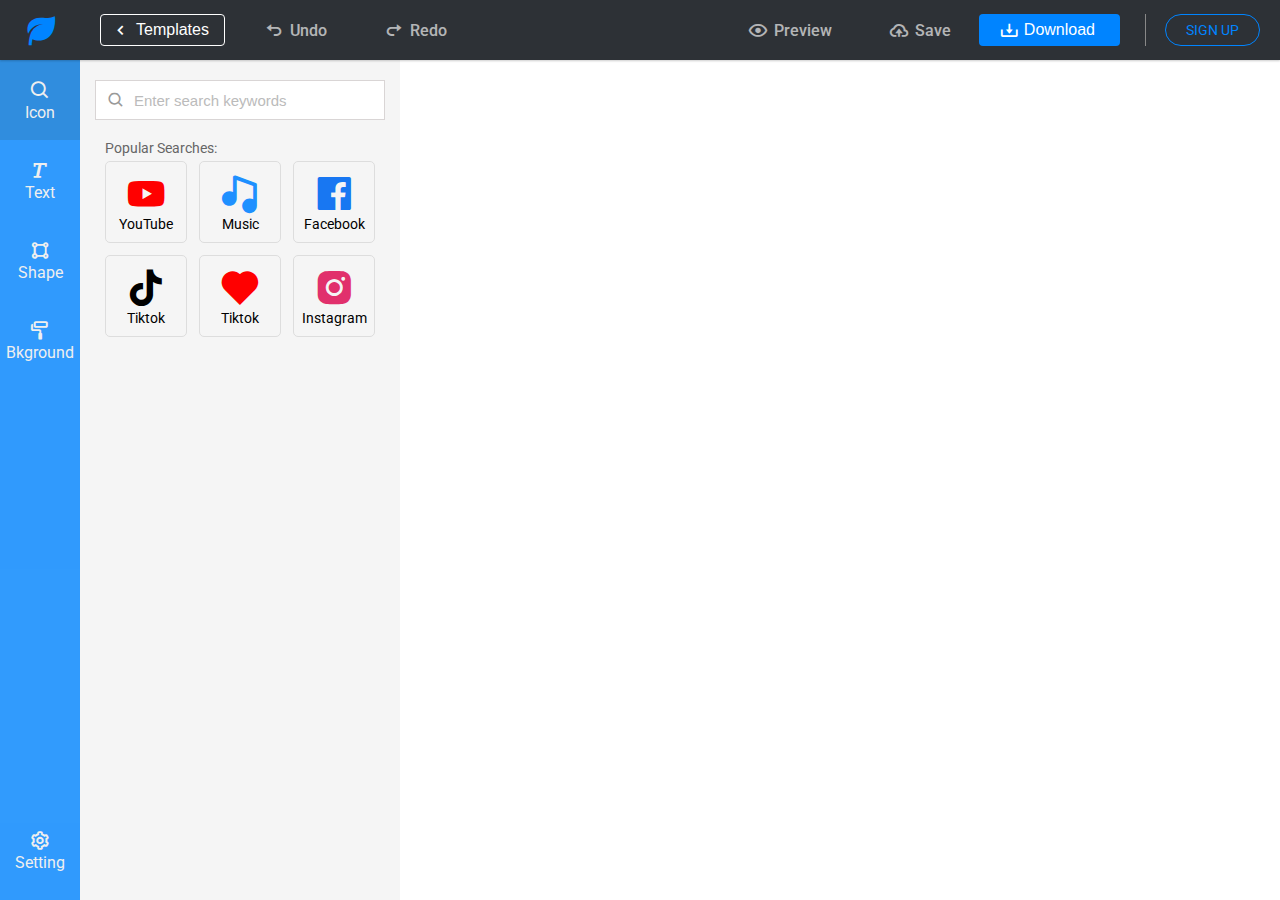
<file: customize.html>
<!DOCTYPE html>
<html lang="en">
  <head>
    <meta charset="UTF-8" />
    <meta name="viewport" content="width=device-width, initial-scale=1.0" />
    <title>Customize</title>
    <link
      href="https://unpkg.com/boxicons@2.1.4/css/boxicons.min.css"
      rel="stylesheet"
    />
    <link rel="stylesheet" href="./css/base.css" />
    <link rel="stylesheet" href="./css/customize.css" />
  </head>
  <body>
    <header class="page-header">
      <nav class="header__nav">
        <div class="header__nav-left">
          <div class="header__logo">
            <a href="index.html">
              <i class="bx bxs-leaf"></i>
            </a>
          </div>
          <div class="header__menu">
            <button class="btn-header-border">
              <i class="bx bx-chevron-left"></i>
              <span>Templates</span>
            </button>
            <div class="header__menu-btn">
              <button class="btn-header-full">
                <i class="bx bx-undo"></i>
                <span>Undo</span>
              </button>
              <button class="btn-header-full">
                <i class="bx bx-redo"></i>
                <span>Redo</span>
              </button>
            </div>
          </div>
        </div>
        <div class="header__nav-right">
          <div class="header__menu-btn">
            <button class="btn-header-full">
              <i class="bx bx-show"></i>
              <span>Preview</span>
            </button>
            <button class="btn-header-full">
              <i class="bx bx-cloud-upload"></i>
              <span>Save</span>
            </button>
          </div>
          <button class="btn-header-border btn-download">
            <i class="bx bx-download"></i>
            <span>Download</span>
          </button>
          <div class="header__sign-up">
            <div class="vertical-center">
              <a href="login.html" class="btn-sign-up">Sign Up</a>
            </div>
          </div>
        </div>
      </nav>
    </header>

    <aside class="sidebar">
      <div class="sidebar__menu">
        <div class="sidebar__menu-top">
          <li class="sidebar__menu-item active">
            <i class="bx bx-search"></i>
            <span>Icon</span>
          </li>
          <li class="sidebar__menu-item">
            <i class="bx bx-text"></i>
            <span>Text</span>
          </li>
          <li class="sidebar__menu-item">
            <i class="bx bx-shape-square"></i>
            <span>Shape</span>
          </li>
          <li class="sidebar__menu-item">
            <i class="bx bx-paint-roll"></i>
            <span>Bkground</span>
          </li>
        </div>
        <div class="sidebar__menu-bottom">
          <li class="sidebar__menu-item">
            <i class="bx bx-cog"></i>
            <span>Setting</span>
          </li>
        </div>
      </div>
      <div class="sidebar__container">
        <div class="sidebar__container-item active">
          <div class="sidebar__search">
            <div class="sidebar__search-input">
              <button class="btn-search"><i class="bx bx-search"></i></button>
              <input
                type="text"
                class="search-form"
                placeholder="Enter search keywords"
              />
              <button class="btn-clear"><i class="bx bx-x"></i></button>
            </div>
          </div>

          <div class="sidebar__title">
            <span>Popular Searches:</span>
          </div>
          <div class="sidebar__scrollable">
            <div class="sidebar__content">
              <ul class="content-list">
                <li class="content-item icon">
                  <i class="bx bxl-youtube" style="color: #ff0000"></i>
                  <span>YouTube</span>
                </li>
                <li class="content-item icon">
                  <i class="bx bxs-music" style="color: #1e90ff"></i>
                  <span>Music</span>
                </li>
                <li class="content-item icon">
                  <i class="bx bxl-facebook-square" style="color: #1877f2"></i>
                  <span>Facebook</span>
                </li>
                <li class="content-item icon">
                  <i class="bx bxl-tiktok" style="color: #000"></i>
                  <span>Tiktok</span>
                </li>
                <li class="content-item icon">
                  <i class="bx bxs-heart" style="color: #ff0000"></i>
                  <span>Tiktok</span>
                </li>
                <li class="content-item icon">
                  <i class="bx bxl-instagram-alt" style="color: #e1306c"></i>
                  <span>Instagram</span>
                </li>
              </ul>
            </div>
          </div>
        </div>

        <div class="sidebar__container-item">
          <div class="sidebar__addText">
            <div class="sidebar__name">Add Logo Name</div>
            <div class="sidebar__slogan">Add Slogan</div>
          </div>
          <div class="sidebar__addFont">
            <div class="font-select">
              <span>Select a Font:</span>
              <i class="bx bx-chevron-down"></i>
            </div>
            <div class="font-content">
              <div class="sidebar__search">
                <div class="sidebar__search-input">
                  <button class="btn-search">
                    <i class="bx bx-search"></i>
                  </button>
                  <input
                    type="text"
                    class="search-form"
                    placeholder="Enter search keywords"
                  />
                  <button class="btn-clear"><i class="bx bx-x"></i></button>
                </div>
              </div>

              <ul class="font-options"></ul>
            </div>
          </div>
        </div>

        <div class="sidebar__container-item">
          <div class="sidebar__search">
            <div class="sidebar__search-input">
              <button class="btn-search"><i class="bx bx-search"></i></button>
              <input
                type="text"
                class="search-form"
                placeholder="Enter search keywords"
              />
              <button class="btn-clear"><i class="bx bx-x"></i></button>
            </div>
          </div>

          <div class="sidebar__title">
            <span>Popular Shape:</span>
          </div>
          <div class="sidebar__scrollable">
            <div class="sidebar__content">
              <ul class="content-list">
                <li class="content-item shape">
                  <i class="bx bxs-rectangle"></i>
                </li>
                <li class="content-item shape">
                  <i class="bx bxs-square"></i>
                </li>
                <li class="content-item shape">
                  <i class="bx bxs-circle"></i>
                </li>
                <li class="content-item shape">
                  <i class="bx bxs-shield"></i>
                </li>
                <li class="content-item shape">
                  <i class="bx bxs-polygon"></i>
                </li>
                <li class="content-item shape">
                  <i class="bx bxs-circle-half"></i>
                </li>
                <li class="content-item shape">
                  <i class="bx bxs-certification"></i>
                </li>
              </ul>
            </div>
          </div>
        </div>

        <div class="sidebar__container-item">
          <div class="background-transparent">
            <input type="checkbox" id="check" />
            <label for="check">Transparent background</label>
          </div>
          <div class="background-picker">
            <span>Document Colors</span>
            <div class="color-content">
              <div class="color-picker">
                <input type="color" id="color-input" class="color-input" />
                <label for="color-input" class="color-label">
                  <i class="bx bx-plus"></i>
                </label>
              </div>
              <div class="color-picker fixed-color white"></div>
              <div class="color-picker fixed-color black"></div>
            </div>
          </div>

          <div class="background-picker">
            <span>Solid Colors</span>
            <div class="color-content">
              <div
                class="color-picker fixed-color"
                style="background-color: #ff0000"
              ></div>
              <div
                class="color-picker fixed-color"
                style="background-color: #00ff00"
              ></div>
              <div
                class="color-picker fixed-color"
                style="background-color: #0000ff"
              ></div>
              <div
                class="color-picker fixed-color"
                style="background-color: #ffff00"
              ></div>
              <div
                class="color-picker fixed-color"
                style="background-color: #ff00ff"
              ></div>
              <div
                class="color-picker fixed-color"
                style="background-color: #00ffff"
              ></div>
              <div
                class="color-picker fixed-color"
                style="background-color: #800000"
              ></div>
              <div
                class="color-picker fixed-color"
                style="background-color: #008000"
              ></div>
              <div
                class="color-picker fixed-color"
                style="background-color: #000080"
              ></div>
              <div
                class="color-picker fixed-color"
                style="background-color: #808080"
              ></div>
            </div>
          </div>

          <div class="background-picker">
            <span>Gradient Colors</span>
            <div class="color-content">
              <div
                class="color-picker fixed-color"
                style="
                  background: linear-gradient(
                    to right,
                    rgba(255, 0, 0, 1),
                    rgba(255, 0, 0, 0)
                  );
                "
              ></div>
              <div
                class="color-picker fixed-color"
                style="
                  background: linear-gradient(
                    to right,
                    rgba(255, 0, 0, 1),
                    rgba(255, 0, 0, 0.5)
                  );
                "
              ></div>
              <div
                class="color-picker fixed-color"
                style="
                  background: linear-gradient(
                    to right,
                    rgba(255, 0, 0, 1),
                    rgba(255, 0, 0, 0.2)
                  );
                "
              ></div>
              <div
                class="color-picker fixed-color"
                style="
                  background: linear-gradient(
                    to right,
                    rgba(0, 255, 0, 1),
                    rgba(0, 255, 0, 0)
                  );
                "
              ></div>
              <div
                class="color-picker fixed-color"
                style="
                  background: linear-gradient(
                    to right,
                    rgba(0, 255, 0, 1),
                    rgba(0, 255, 0, 0.5)
                  );
                "
              ></div>
              <div
                class="color-picker fixed-color"
                style="
                  background: linear-gradient(
                    to right,
                    rgba(0, 0, 255, 1),
                    rgba(0, 0, 255, 0)
                  );
                "
              ></div>
              <div
                class="color-picker fixed-color"
                style="
                  background: linear-gradient(
                    to right,
                    rgba(0, 0, 255, 1),
                    rgba(0, 0, 255, 0.5)
                  );
                "
              ></div>
            </div>
          </div>
        </div>
      </div>
    </aside>

    <script src="./js/customize.js"></script>
  </body>
</html>
</file>
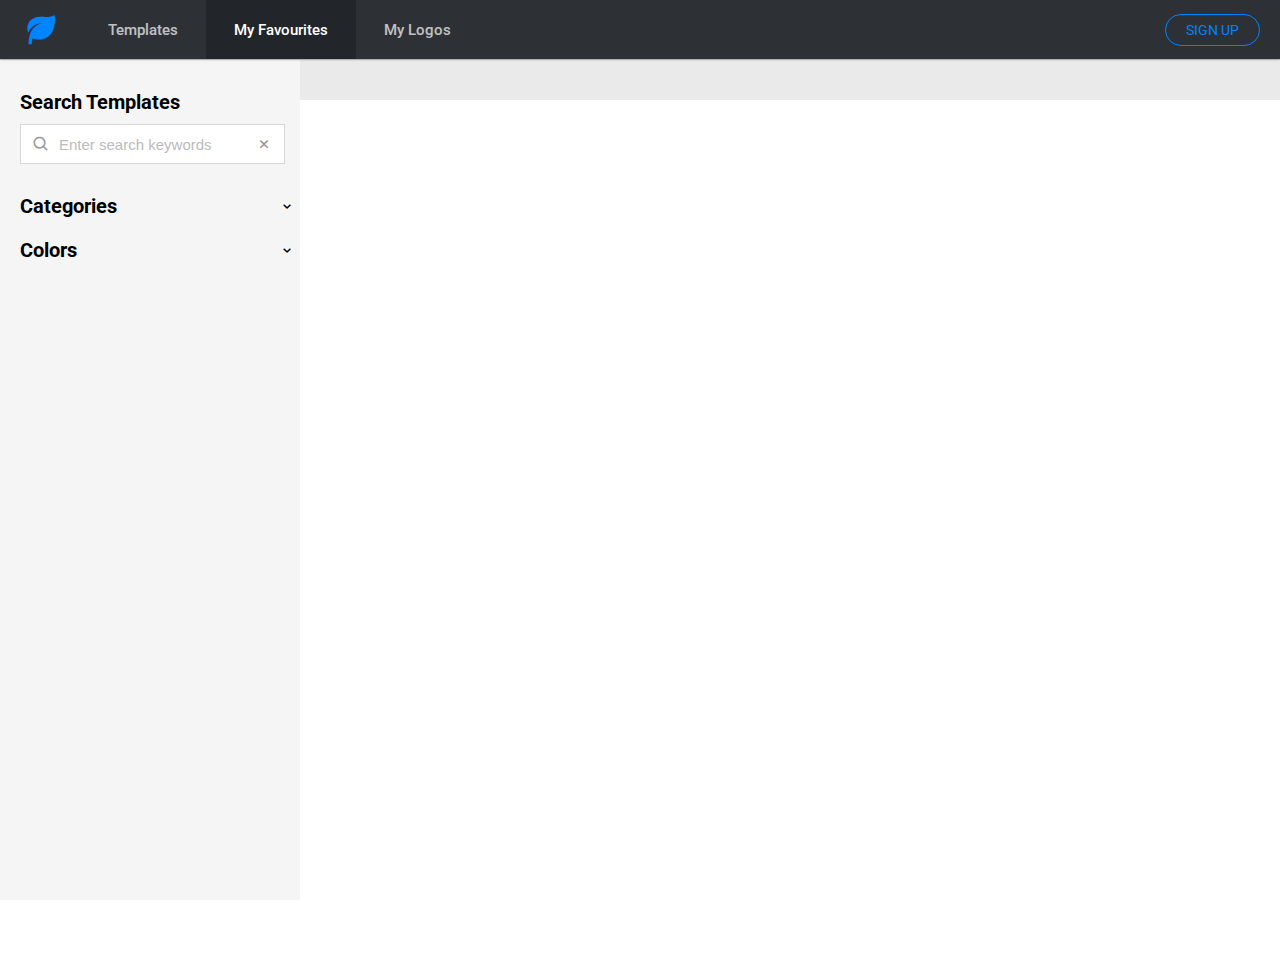
<file: favourite.html>
<!DOCTYPE html>
<html lang="en">
  <head>
    <meta charset="UTF-8" />
    <meta http-equiv="X-UA-Compatible" content="IE=edge" />
    <meta name="viewport" content="width=device-width, initial-scale=1.0" />
    <title>Logo Gallery</title>
    <link
      href="https://unpkg.com/boxicons@2.1.4/css/boxicons.min.css"
      rel="stylesheet"
    />
    <link rel="stylesheet" href="./css/base.css" />
    <link rel="stylesheet" href="./css/gallery.css" />
  </head>
  <body>
    <header class="page-header">
      <nav class="header__nav">
        <div class="header__nav-left">
          <div class="header__logo">
            <a href="index.html">
              <i class="bx bxs-leaf"></i>
            </a>
          </div>
          <div class="header__menu">
            <a href="gallery.html" class="btn-header-full">Templates</a>
            <a href="favourite.html" class="btn-header-full active"
              >My Favourites</a
            >
            <button class="btn-header-full">My Logos</button>
          </div>
        </div>
        <div class="header__sign-up">
          <div class="vertical-center">
            <a href="login.html" class="btn-sign-up">Sign Up</a>
          </div>
        </div>
      </nav>
    </header>

    <aside class="sidebar">
      <div class="sidebar__search">
        <span class="sidebar__title">Search Templates</span>
        <div class="sidebar__search-input">
          <button class="btn-search"><i class="bx bx-search"></i></button>
          <input
            type="text"
            class="search-form"
            placeholder="Enter search keywords"
          />
          <button class="btn-clear"><i class="bx bx-x"></i></button>
        </div>
      </div>

      <div class="sidebar__scrollable">
        <div class="sidebar__categories">
          <div class="sidebar__title-container">
            <span class="sidebar__title">Categories</span>
            <i class="bx bx-chevron-down"></i>
          </div>
          <div class="sidebar__categories-popular">
            <ul class="list">
              <li class="item active">
                <i class="bx bx-star" style="color: #ffd700"></i>Popular
              </li>
              <li class="item">
                <i class="bx bx-heart" style="color: #ff69b4"></i>My Favourites
              </li>
            </ul>
          </div>
          <div class="sidebar__categories-container">
            <ul class="list">
              <li class="item">
                <i class="bx bx-code-alt" style="color: #008b8b"></i>Web
                Development
              </li>
              <li class="item">
                <i class="bx bx-mobile" style="color: #ff8c00"></i>Mobile App
                Development
              </li>
              <li class="item">
                <i class="bx bx-paint" style="color: #a9a9a9"></i>Graphic Design
              </li>
              <li class="item">
                <i class="bx bx-video" style="color: #00ced1"></i>Video
                Production
              </li>
              <li class="item">
                <i class="bx bx-pencil" style="color: #ba55d3"></i>Copywriting
              </li>
              <li class="item">
                <i class="bx bx-line-chart" style="color: #ffa500"></i>Marketing
              </li>
            </ul>
          </div>
        </div>

        <div class="sidebar__colors">
          <div class="sidebar__title-container">
            <span class="sidebar__title">Colors</span>
            <i class="bx bx-chevron-down"></i>
          </div>
          <div class="sidebar__colors-container">
            <ul class="list">
              <li class="item active">
                <i class="bx bxs-circle" style="color: #ff0000"></i>Red
              </li>
              <li class="item">
                <i class="bx bxs-circle" style="color: #ffa500"></i>Orange
              </li>
              <li class="item">
                <i class="bx bxs-circle" style="color: #ffff00"></i>Yellow
              </li>
              <li class="item">
                <i class="bx bxs-circle" style="color: #00ff00"></i>Green
              </li>
              <li class="item">
                <i class="bx bxs-circle" style="color: #0000ff"></i>Blue
              </li>
              <li class="item">
                <i class="bx bxs-circle" style="color: #4b0082"></i>Indigo
              </li>
              <li class="item">
                <i class="bx bxs-circle" style="color: #ee82ee"></i>Violet
              </li>
            </ul>
          </div>
        </div>
      </div>
    </aside>

    <main class="templates"></main>

    <div class="similar-container">
      <div class="similar-overlay"></div>
      <div class="similar-content">
        <div class="similar-header">
          <h1>Similar Logos</h1>
          <div class="template-info">
            <span>100</span>
            <span class="category-selected">Popular</span>
            <span>Templates</span>
          </div>
        </div>

        <div class="similar__scrollable">
          <div class="similar logo-templates">
            <div class="logo-template">
              <img
                src="./images/templates/abstract-brown-crown.webp"
                alt="Logo Template 1"
              />
              <div class="template-overlay">
                <a href="customize.html" class="btn-customize">Customize</a>
                <div class="square-container">
                  <i class="bx bx-heart"></i>
                </div>
              </div>
            </div>
            <div class="logo-template">
              <img
                src="./images/templates/abstract-ship-and-water.webp"
                alt="Logo Template 2"
              />
              <div class="template-overlay">
                <a href="customize.html" class="btn-customize">Customize</a>
                <div class="square-container">
                  <i class="bx bx-heart"></i>
                </div>
              </div>
            </div>
            <div class="logo-template">
              <img
                src="./images/templates/abstract-yellow-bag-icon.webp"
                alt="Logo Template 3"
              />
              <div class="template-overlay">
                <a href="customize.html" class="btn-customize">Customize</a>
                <div class="square-container">
                  <i class="bx bx-heart"></i>
                </div>
              </div>
            </div>
            <div class="logo-template">
              <img
                src="./images/templates/circle-abstract-seahorse.webp"
                alt="Logo Template 4"
              />
              <div class="template-overlay">
                <a href="customize.html" class="btn-customize">Customize</a>
                <div class="square-container">
                  <i class="bx bx-heart"></i>
                </div>
              </div>
            </div>
            <div class="logo-template">
              <img
                src="./images/templates/gradient-bracket-and-developer.webp"
                alt="Logo Template 5"
              />
              <div class="template-overlay">
                <a href="customize.html" class="btn-customize">Customize</a>
                <div class="square-container">
                  <i class="bx bx-heart"></i>
                </div>
              </div>
            </div>
            <div class="logo-template">
              <img
                src="./images/templates/gray-and-red-letter-m.webp"
                alt="Logo Template 6"
              />
              <div class="template-overlay">
                <a href="customize.html" class="btn-customize">Customize</a>
                <div class="square-container">
                  <i class="bx bx-heart"></i>
                </div>
              </div>
            </div>
          </div>
        </div>

        <div class="close">
          <i class="bx bx-x"></i>
        </div>
      </div>
    </div>

    <div class="floating-container search">
      <div class="floating-btn">
        <i class="bx bx-search"></i>
      </div>
    </div>

    <script src="./js/gallery.js"></script>
  </body>
</html>
</file>
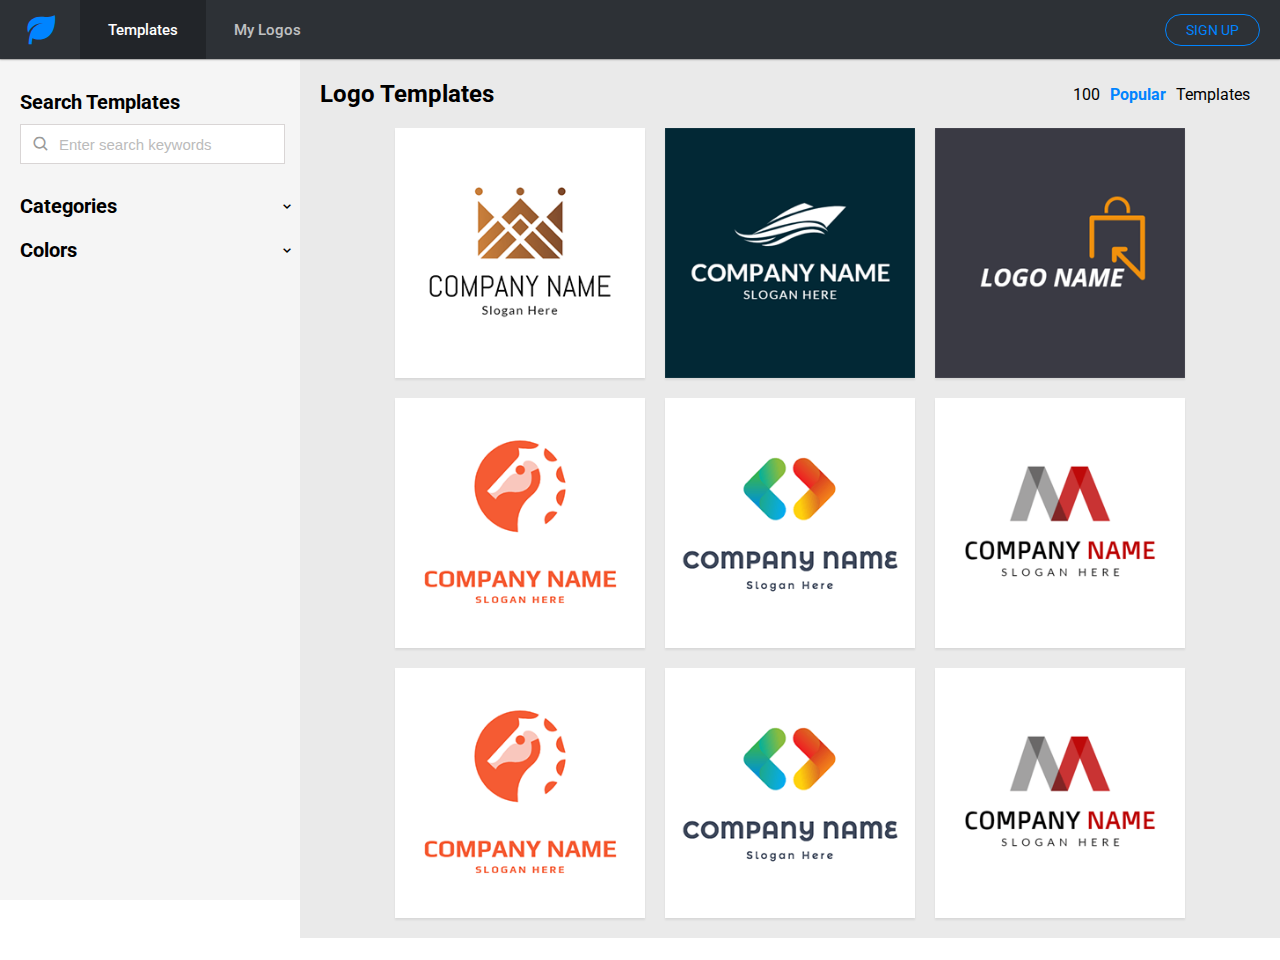
<file: gallery.html>
<!DOCTYPE html>
<html lang="en">
  <head>
    <meta charset="UTF-8" />
    <meta http-equiv="X-UA-Compatible" content="IE=edge" />
    <meta name="viewport" content="width=device-width, initial-scale=1.0" />
    <title>Logo Gallery</title>
    <link
      href="https://unpkg.com/boxicons@2.1.4/css/boxicons.min.css"
      rel="stylesheet"
    />
    <link rel="stylesheet" href="./css/base.css" />
    <link rel="stylesheet" href="./css/gallery.css" />
  </head>
  <body>
    <header class="page-header">
      <nav class="header__nav">
        <div class="header__nav-left">
          <div class="header__logo">
            <a href="index.html">
              <i class="bx bxs-leaf"></i>
            </a>
          </div>
          <div class="header__menu">
            <button class="btn-header-full active">Templates</button>
            <button class="btn-header-full">My Logos</button>
          </div>
        </div>
        <div class="header__sign-up">
          <div class="vertical-center">
            <a href="login.html" class="btn-sign-up">Sign Up</a>
          </div>
        </div>
      </nav>
    </header>

    <aside class="sidebar">
      <div class="sidebar__search">
        <span class="sidebar__title">Search Templates</span>
        <div class="sidebar__search-input">
          <button class="btn-search"><i class="bx bx-search"></i></button>
          <input
            type="text"
            class="search-form"
            placeholder="Enter search keywords"
          />
          <button class="btn-clear"><i class="bx bx-x"></i></button>
        </div>
      </div>

      <div class="sidebar__scrollable">
        <div class="sidebar__categories">
          <div class="sidebar__title-container">
            <span class="sidebar__title">Categories</span>
            <i class="bx bx-chevron-down"></i>
          </div>
          <div class="sidebar__categories-popular">
            <ul class="list">
              <li class="item active">
                <i class="bx bx-star" style="color: #ffd700"></i>Popular
              </li>
              <li class="item">
                <i class="bx bx-heart" style="color: #ff69b4"></i>My Favourites
              </li>
            </ul>
          </div>
          <div class="sidebar__categories-container">
            <ul class="list">
              <li class="item">
                <i class="bx bx-code-alt" style="color: #008b8b"></i>Web
                Development
              </li>
              <li class="item">
                <i class="bx bx-mobile" style="color: #ff8c00"></i>Mobile App
                Development
              </li>
              <li class="item">
                <i class="bx bx-paint" style="color: #a9a9a9"></i>Graphic Design
              </li>
              <li class="item">
                <i class="bx bx-video" style="color: #00ced1"></i>Video
                Production
              </li>
              <li class="item">
                <i class="bx bx-pencil" style="color: #ba55d3"></i>Copywriting
              </li>
              <li class="item">
                <i class="bx bx-line-chart" style="color: #ffa500"></i>Marketing
              </li>
            </ul>
          </div>
        </div>

        <div class="sidebar__colors">
          <div class="sidebar__title-container">
            <span class="sidebar__title">Colors</span>
            <i class="bx bx-chevron-down"></i>
          </div>
          <div class="sidebar__colors-container">
            <ul class="list">
              <li class="item active">
                <i class="bx bxs-circle" style="color: #ff0000"></i>Red
              </li>
              <li class="item">
                <i class="bx bxs-circle" style="color: #ffa500"></i>Orange
              </li>
              <li class="item">
                <i class="bx bxs-circle" style="color: #ffff00"></i>Yellow
              </li>
              <li class="item">
                <i class="bx bxs-circle" style="color: #00ff00"></i>Green
              </li>
              <li class="item">
                <i class="bx bxs-circle" style="color: #0000ff"></i>Blue
              </li>
              <li class="item">
                <i class="bx bxs-circle" style="color: #4b0082"></i>Indigo
              </li>
              <li class="item">
                <i class="bx bxs-circle" style="color: #ee82ee"></i>Violet
              </li>
            </ul>
          </div>
        </div>
      </div>
    </aside>

    <main class="templates">
      <div class="main-overlay"></div>
      <div class="template-header">
        <h1>Logo Templates</h1>
        <div class="template-info">
          <span>100</span>
          <span class="category-selected">Popular</span>
          <span>Templates</span>
        </div>
      </div>
      <div class="logo-templates">
        <div class="logo-template">
          <img
            src="./images/templates/abstract-brown-crown.webp"
            alt="Logo Template 1"
          />
          <div class="template-overlay">
            <button class="btn-similar">Similar</button>
            <a href="customize.html" class="btn-customize">Customize</a>
            <div class="square-container">
              <i class="bx bx-heart"></i>
            </div>
          </div>
        </div>
        <div class="logo-template">
          <img
            src="./images/templates/abstract-ship-and-water.webp"
            alt="Logo Template 2"
          />
          <div class="template-overlay">
            <button class="btn-similar">Similar</button>
            <a href="customize.html" class="btn-customize">Customize</a>
            <div class="square-container">
              <i class="bx bx-heart"></i>
            </div>
          </div>
        </div>
        <div class="logo-template">
          <img
            src="./images/templates/abstract-yellow-bag-icon.webp"
            alt="Logo Template 3"
          />
          <div class="template-overlay">
            <button class="btn-similar">Similar</button>
            <a href="customize.html" class="btn-customize">Customize</a>
            <div class="square-container">
              <i class="bx bx-heart"></i>
            </div>
          </div>
        </div>
        <div class="logo-template">
          <img
            src="./images/templates/circle-abstract-seahorse.webp"
            alt="Logo Template 4"
          />
          <div class="template-overlay">
            <button class="btn-similar">Similar</button>
            <a href="customize.html" class="btn-customize">Customize</a>
            <div class="square-container">
              <i class="bx bx-heart"></i>
            </div>
          </div>
        </div>
        <div class="logo-template">
          <img
            src="./images/templates/gradient-bracket-and-developer.webp"
            alt="Logo Template 5"
          />
          <div class="template-overlay">
            <button class="btn-similar">Similar</button>
            <a href="customize.html" class="btn-customize">Customize</a>
            <div class="square-container">
              <i class="bx bx-heart"></i>
            </div>
          </div>
        </div>
        <div class="logo-template">
          <img
            src="./images/templates/gray-and-red-letter-m.webp"
            alt="Logo Template 6"
          />
          <div class="template-overlay">
            <button class="btn-similar">Similar</button>
            <a href="customize.html" class="btn-customize">Customize</a>
            <div class="square-container">
              <i class="bx bx-heart"></i>
            </div>
          </div>
        </div>
        <div class="logo-template">
          <img
            src="./images/templates/circle-abstract-seahorse.webp"
            alt="Logo Template 4"
          />
          <div class="template-overlay">
            <button class="btn-similar">Similar</button>
            <a href="customize.html" class="btn-customize">Customize</a>
            <div class="square-container">
              <i class="bx bx-heart"></i>
            </div>
          </div>
        </div>
        <div class="logo-template">
          <img
            src="./images/templates/gradient-bracket-and-developer.webp"
            alt="Logo Template 5"
          />
          <div class="template-overlay">
            <button class="btn-similar">Similar</button>
            <a href="customize.html" class="btn-customize">Customize</a>
            <div class="square-container">
              <i class="bx bx-heart"></i>
            </div>
          </div>
        </div>
        <div class="logo-template">
          <img
            src="./images/templates/gray-and-red-letter-m.webp"
            alt="Logo Template 6"
          />
          <div class="template-overlay">
            <button class="btn-similar">Similar</button>
            <a href="customize.html" class="btn-customize">Customize</a>
            <div class="square-container">
              <i class="bx bx-heart"></i>
            </div>
          </div>
        </div>
      </div>
    </main>

    <div class="floating-container search">
      <div class="floating-btn">
        <i class="bx bx-search"></i>
      </div>
    </div>

    <script src="./js/gallery.js"></script>
  </body>
</html>
</file>
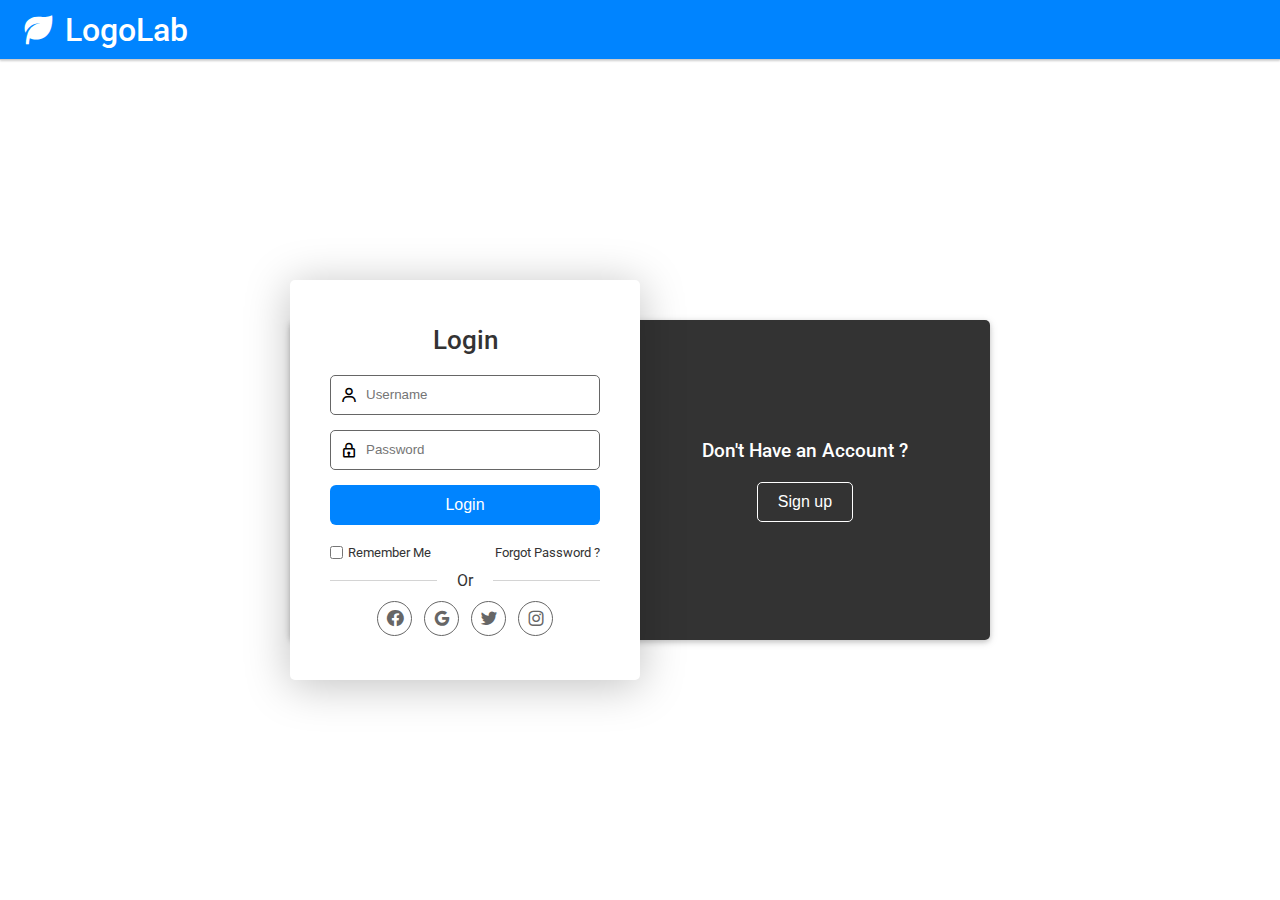
<file: login.html>
<!DOCTYPE html>
<html lang="en">
  <head>
    <meta charset="UTF-8" />
    <meta name="viewport" content="width=device-width, initial-scale=1.0" />
    <title>Login</title>
    <link
      href="https://unpkg.com/boxicons@2.1.4/css/boxicons.min.css"
      rel="stylesheet"
    />
    <link rel="stylesheet" href="./css/base.css" />
    <link rel="stylesheet" href="./css/login.css" />
  </head>
  <body>
    <header class="page-header">
      <a href="index.html" class="header__logo">
        <i class="bx bxs-leaf"></i>
        <span>LogoLab</span>
      </a>
    </header>

    <main>
      <section class="form-wrapper">
        <div class="form-background">
          <div class="form-box login">
            <h2>Already Have an Account ?</h2>
            <button class="loginBtn">Login</button>
          </div>
          <div class="form-box signup">
            <h2>Don't Have an Account ?</h2>
            <button class="signupBtn">Sign up</button>
          </div>
        </div>
        <div class="form-container">
          <div class="form loginForm">
            <form action="">
              <div class="form-top">
                <h3>Login</h3>
              </div>
              <div class="input-field">
                <input
                  type="text"
                  class="input"
                  placeholder="Username"
                  required
                />
                <i class="bx bx-user"></i>
              </div>
              <div class="input-field">
                <input
                  type="password"
                  class="input"
                  placeholder="Password"
                  required
                />
                <i class="bx bx-lock"></i>
                <i class="bx bx-hide eye-icon"></i>
              </div>
              <div class="input-field">
                <input type="submit" class="submit" value="Login" />
              </div>
              <div class="form-bottom">
                <div class="left">
                  <input type="checkbox" id="check" />
                  <label for="check">Remember Me</label>
                </div>
                <div class="right">
                  <label><a href="#">Forgot Password ?</a></label>
                </div>
              </div>
            </form>

            <div class="line"></div>

            <div class="social-media">
              <div class="social-link">
                <i class="bx bxl-facebook-circle"></i>
              </div>
              <div class="social-link">
                <i class="bx bxl-google"></i>
              </div>
              <div class="social-link">
                <i class="bx bxl-twitter"></i>
              </div>
              <div class="social-link">
                <i class="bx bxl-instagram"></i>
              </div>
            </div>
          </div>

          <div class="form signupForm">
            <form action="">
              <div class="form-top">
                <h3>Sign up</h3>
              </div>
              <div class="input-field">
                <input
                  type="text"
                  class="input"
                  placeholder="Username"
                  required
                />
                <i class="bx bx-user"></i>
              </div>
              <div class="input-field">
                <input
                  type="email"
                  class="input"
                  placeholder="Email"
                  required
                />
                <i class="bx bx-envelope"></i>
              </div>
              <div class="input-field">
                <input
                  type="password"
                  class="input"
                  placeholder="Password"
                  required
                />
                <i class="bx bx-lock"></i>
                <i class="bx bx-hide eye-icon"></i>
              </div>
              <div class="input-field">
                <input
                  type="password"
                  class="input"
                  placeholder="Confirm Password"
                  required
                />
                <i class="bx bx-lock"></i>
                <i class="bx bx-hide eye-icon"></i>
              </div>
              <div class="input-field">
                <input type="submit" class="submit" value="Register" />
              </div>
            </form>
          </div>
        </div>
      </section>
    </main>

    <script src="./js/login.js"></script>
  </body>
</html>
</file>
<file: css/base.css>
/* Import Font */
@import url('https://fonts.googleapis.com/css2?family=Roboto:wght@400;500;700&display=swap');


:root {
    --primary-color: #0074D9;
    --secondary-color: #0084ff;
    --white-color: #fff;
    --dark-color: #333;
    --border-color: #dbdbdb;
    --growth-from: 0.7;
    --growth-to: 1;
}

* {
    margin: 0;
    padding: 0;
    box-sizing: border-box;
}

html {
    /* font-size: 62.5%; */
    /* line-height: 16px; */
    scroll-behavior: smooth;
}

body {
    width: 100%;
    min-height: 100vh;
    font-family: 'Roboto', sans-serif;
    font-size: 16px;
}

header {
    /* background: linear-gradient(to right, #00C9FF, #92FE9D); */
    background-color: #fff;
    border-bottom: 1px solid #ccc;
    height: 60px;
    position: fixed;
    top: 0;
    left: 0;
    right: 0;
    z-index: 999;
    transition: all 0.3s ease;
}

footer {
    background-color: var(--white-color);
    color: var(--dark-color);
}

a {
	text-decoration: none;
}

li {
	list-style: none;
}

.highlight {
    color: #00C9FF;
}

/* ANIMATION */
@keyframes fadeIn {
    from {
        opacity: 0;
    }
    to {
        opacity: 1;
    }
}

@keyframes growth {
    from {
        transform: scale(var(--growth-from));
    }
    to {
        transform: scale(var(--growth-to));
    }
}

/* Button Style */
.btn {
    min-width: 142px;
    height: 42px;
    padding: 8px;
    font-size: 15px;
    border: none;
    outline: none;
    border-radius: 4px;
    cursor: pointer;
    display: flex;
    align-items: center;
    justify-content: center;
}

.btn.btn--primary {
    width: 100%;
    color: var(--white-color);
    background-color: var(--secondary-color);
}

.btn.btn--link-social {
    width: 48%;
    height: 32px;
    font-size: 14px;
}

.btn.btn-header-full {
    font-size: 15px;
    font-weight: 500;
    color: #fff;
    opacity: .7;
    background-color: transparent;
    border: none;
    border-radius: 0;
    padding: 0 28px;
    height: 60px;
    text-transform: capitalize;
    transition: all .3s;
}

/* Floating Container */
.floating-container {
    position: fixed;
    width: 80px;
    height: 100px;
    bottom: 0;
    right: 0;
    margin: 35px 25px;
}

.floating-container.search {
    position: fixed;
    width: 80px;
    height: 100px;
    bottom: 0;
    left: 0;
    margin: 35px 25px;
}

.floating-container:hover {
    height: 340px;
    z-index: 10000;
}

.floating-container:hover .floating-btn {
    box-shadow: 0 10px 25px rgba(44, 179, 240, .6);
    transform: translateY(5px);
    transition: all .3s;
}

.floating-btn {
    position: absolute;
    width: 65px;
    height: 65px;
    display: flex;
    align-items: center;
    justify-content: center;
    background-color: var(--secondary-color);
    bottom: 0;
    border-radius: 50%;
    color: var(--white-color);
    text-align: center;
    font-size: 23px;
    z-index: 10000;
    box-shadow: 0 10px 25px -5px rgba(44, 179, 240, .6);
    cursor: pointer;
    transition: all .3s;
}

.float-element {
    position: relative;
    display: block;
    border-radius: 50%;
    width: 50px;
    height: 50px;
    margin: 15px 0;
    font-size: 28px;
    color: var(--white-color);
    display: grid;
    place-items: center;
    z-index: 0;
    opacity: 0;
    cursor: pointer;
}

.float-element:nth-child(1) {
    background: #1565c0;
    box-shadow: 0 20px 20px -10px rgba(21, 101, 192, .5);
}

.float-element:nth-child(2) {
    background: #ff4336;
    box-shadow: 0 20px 20px -10px rgba(255, 67, 54, .5);
}

.float-element:nth-child(3) {
    background: #29b6fc;
    box-shadow: 0 20px 20px -10px rgba(41, 182, 252, .5);
}

.float-element:nth-child(4) {
    background: green;
    box-shadow: 0 20px 20px -10px rgba(0, 128, 0, .5);
}

@keyframes come-in {
    0% {
        opacity: 0;
    }
    30% {
        transform: translateX(-50px) scale(0.4);
    }
    70% {
        transform: translateX(0) scale(1.2);
    }
    100% {
        transform: scale(1);
        opacity: 1;
    }
}

.floating-container:hover .element-container .float-element:nth-child(1) {
    animation: come-in 0.4s forwards 0.2s;
}

.floating-container:hover .element-container .float-element:nth-child(2) {
    animation: come-in 0.4s forwards 0.4s;
}

.floating-container:hover .element-container .float-element:nth-child(3) {
    animation: come-in 0.4s forwards 0.6s;
}

.floating-container:hover .element-container .float-element:nth-child(4) {
    animation: come-in 0.4s forwards 0.8s;
}

@media (max-width: 768px) {
    .floating-container {
        width: 60px;
        height: 80px;
        margin: 20px 15px;
    }
    .floating-container:hover {
        height: 280px;
    }
    .floating-btn {
        width: 50px;
        height: 50px;
        line-height: 50px;
        font-size: 18px;
    }
    .float-element {
        width: 40px;
        height: 40px;
        font-size: 20px;
    }
}
</file>
<file: css/customize.css>
/* HEADER */
header {
    border: none;
}

.page-header {
    background-color: #2D3136;
}

.header__nav {
    box-shadow: 0 1px 2px 0 rgba(0, 0, 0, .2);
    display: flex;
    justify-content: space-between;
    align-items: center;
}

/* Header Nav Left */
.header__nav-left {
    display: flex;
    align-items: center;
}

.header__logo {
    width: 80px;
}

.header__logo a {
    display: flex;
    justify-content: center;
    align-items: center;
}

.header__logo .bx {
    font-size: 35px;
    color: var(--secondary-color);
}

.header__menu {
    height: 60px;
    display: flex;
    align-items: center;
    margin-left: 20px;
}

.btn-header-border {
    padding: 0 15px 0 10px;
    height: 32px;
    border: 1px solid var(--white-color);
    border-radius: 4px;
    background: 0 0;
    transition: all .3s;
    color: var(--white-color);
    font-size: 16px;
    cursor: pointer;
    display: flex;
    align-items: center;
}

.btn-header-border i {
    font-size: 20px;
    margin-right: 5px;
}

.btn-header-border:hover {
    color: var(--dark-color);
    background-color: var(--white-color);
}

.header__menu-btn {
    margin-left: 10px;
    display: flex;
}

.btn-header-full {
    font-size: 16px;
    font-family: inherit;
    font-weight: 500;
    cursor: pointer;
    color: #eee;
    opacity: .7;
    background-color: transparent;
    border: none;
    border-radius: 0;
    padding: 0 28px;
    text-transform: capitalize;
    transition: all .3s;
    display: flex;
    align-items: center;
}

.btn-header-full i {
    font-size: 22px;
    margin-right: 5px;
}

.btn-header-full:hover {
    opacity: 1;
    color: #fff;
}

/* Header Nav Right */
.header__nav-right {
    margin-left: auto;
    display: flex;
    align-items: center;
}

.btn-download {
    padding: 0 25px 0 20px;
    margin-right: 25px;
    color: var(--white-color);
    background-color: var(--secondary-color);
    border: none;
}

.btn-download:hover {
    color: var(--white-color);
    background-color: var(--primary-color);
}

.header__sign-up {
    margin-left: auto;
    padding: 0 20px;
    position: relative;
}

.header__sign-up::before {
    content: '';
    position: absolute;
    height: 32px;
    left: 0;
    top: 50%;
    transform: translateY(-50%);
    border-left: 1.5px solid #888;
}

.vertical-center {
    display: flex;
    align-items: center;
}

.btn-sign-up {
    display: flex;
    align-items: center;
    padding: 0 20px;
    height: 32px;
    border: 1px solid var(--secondary-color);
    border-radius: 20px;
    background: 0 0;
    transition: all .3s;
    color: var(--secondary-color);
    font-size: 14px;
    text-transform: uppercase;
    cursor: pointer;
}

.btn-sign-up:hover {
    background-color: var(--secondary-color);
    color: #fff;
}

/* SideBar */
.sidebar {
    position: fixed;
    top: 60px;
    bottom: 0;
    width: 400px;
    height: calc(100vh - 60px);
    background-color: #f5f5f5;
    display: flex;
}

/* Sidebar Menu */
.sidebar__menu {
    width: 80px;
    background-color: var(--secondary-color);
    opacity: .8;
    display: flex;
    flex-direction: column;
    justify-content: space-between;
}

.sidebar__menu-bottom {
    margin-bottom: 10px;
}

.sidebar__menu-item {
    display: flex;
    align-items: center;
    justify-content: center;
    flex-direction: column;
    width: 80px;
    height: 80px;
    font-size: 16px;
    color: #eee;
    cursor: pointer;
}

.sidebar__menu-item:hover {
    background-color: var(--primary-color);
}

.sidebar__menu-item.active {
    background-color: var(--primary-color);
}

.sidebar__menu-item i {
    font-size: 22px;
    margin-bottom: 2px;
}

/* Sidebar Container */
.sidebar__container {
    width: calc(400px - 80px);
}

/* Sidebar Container Item */
.sidebar__container-item {
    height: calc(100vh - 60px);
    display: none;
    align-items: center;
    padding: 0 5px 0 25px;
    flex-direction: column;
}

.sidebar__container-item.active {
    display: flex;
}

.sidebar__search {
    width: 100%;
    margin: 20px 0;
    margin-right: 20px;
}

/* SideBar Search */
.sidebar__search-input {
    position: relative;
    height: 40px;
}

.sidebar__search-input:hover .search-form {
    border: 1px solid var(--secondary-color) !important;
    outline: 0;
    box-shadow: none;
}

.sidebar__search-input .btn-search {
    position: absolute;
    top: 50%;
    left: 0;
    transform: translateY(-50%);
    height: 18px;
    padding: 0 12px;
    background: transparent;
    border: none;
}

.sidebar__search-input .btn-clear {
    position: absolute;
    top: 50%;
    right: 0;
    transform: translateY(-50%);
    height: 18px;
    padding: 0 12px;
    background: transparent;
    border: none;
    cursor: pointer;
}

.sidebar__search-input .btn-clear.hidden {
    display: none;
}

.sidebar__search-input .search-form {
    font-size: 15px;
    border: 1px solid #d9d5d5;
    width: 100%;
    height: 100%;
    padding: 6px 28px 6px 38px;
    box-shadow: none;
}

.sidebar__search-input .search-form:focus {
    outline: none;
    border: 1px solid var(--secondary-color);
}

.sidebar__search-input .search-form::placeholder {
    color: #bbb;
}

.sidebar__search-input .btn-search i,
.sidebar__search-input .btn-clear i {
    font-size: 18px;
    color: #999;
}

.sidebar__search-input .btn-clear:hover i {
    color: var(--secondary-color);
}

/* Sidebar Title */
.sidebar__title {
    font-size: 14px;
    color: #666;
    align-self: flex-start;
    margin-bottom: 5px;
}

/* Sidebar Icons */
.sidebar__scrollable {
    width: 100%;
    height: calc(100vh - 170px);
    overflow-y: auto;
}

.content-list {
    display: flex;
    flex-wrap: wrap;
    gap: 12px;
}

.content-item {
    width: 82px;
    height: 82px;
    display: flex;
    align-items: center;
    justify-content: center;
    flex-direction: column;
    border-radius: 5px;
    border: .5px solid #ddd;
    transition: all .3s;
}

.content-item:hover {
    background: #eee;
    cursor: pointer;
}

.content-item.icon i {
    font-size: 44px;
}

.content-item span {
    font-size: 14px;
}

/* Sidebar Text */
.sidebar__addText {
    width: 100%;
    display: flex;
    flex-direction: column;
    align-items: center;
    margin: 20px 20px 0 0;
}

.sidebar__name {
    width: 100%;
    font-size: 28px;
    font-weight: 500;
    text-align: center;
    color: var(--white-color);
    background-color: var(--secondary-color);
    padding: 5px 20px;
    border-radius: 5px;
    border: 1px solid var(--secondary-color);
    cursor: pointer;
}

.sidebar__name:hover {
    background-color: var(--primary-color);
}

.sidebar__slogan {
    width: 100%;
    margin-top: 10px;
    font-size: 22px;
    text-align: center;
    color: #555;
    border-radius: 5px;
    padding: 8px 20px;
    cursor: pointer;
}

.sidebar__slogan:hover {
    background-color: #ddd;
}

/* Sidebar Font */
.sidebar__addFont {
    width: 100%;
    margin: 20px 20px 0 0;
}

.font-select,
.font-options li {
    display: flex;
    align-items: center;
    cursor: pointer;
}

.font-select {
    font-size: 18px;
    align-items: center;
    padding: 10px 20px;
    border-radius: 5px;
    background: var(--white-color);
    justify-content: space-between;
}

.font-select i {
    font-size: 22px;
    transition: transform .3s linear;
}

.sidebar__addFont.active .font-select i {
    transform: rotate(-180deg);
}

.font-content {
    display: none;
    padding: 0 20px;
    margin-top: 5px;
    border-radius: 5px;
    background: var(--white-color);
}

.sidebar__addFont.active .font-content {
    display: block;
}

.font-content .font-options {
    margin-top: 10px;
    max-height: 250px;
    overflow-y: auto;
}

.font-options::-webkit-scrollbar {
    width: 7px;
}

.font-options::-webkit-scrollbar-track {
    background: #f1f1f1;
    border-radius: 25px;
}

.font-options::-webkit-scrollbar-thumb {
    background-color: #ccc;
    border-radius: 25px;
}

.font-options li {
    height: 40px;
    padding: 0 15px;
    border-radius: 5px;
}

.font-options li:hover {
    background: #f2f2f2;
}

/* Sidebar Shape */
.content-item.shape i {
    font-size: 60px;
}

/* Sidebar Background */
.background-transparent {
    width: 100%;
    display: flex;
    align-items: center;
    justify-content: flex-start;
    padding: 10px 5px;
    margin: 10px 20px 10px 5px;
}

.background-transparent #check {
    width: 18px;
    height: 18px;
}

.background-transparent label {
    font-size: 16px;
    color: #666;
    margin-left: 15px;
}

.background-picker {
    width: 100%;
    border-top: 1px solid #bbb;
    padding: 10px 0;
    margin-right: 20px;
}

.background-picker span {
    color: #444;
    margin-left: 10px;
}

.color-content {
    display: flex;
    flex-wrap: wrap;
    margin-top: 10px;
    margin-left: 10px;
}

.color-picker {
    display: inline-block;
    position: relative;
    margin-right: 10px;
    margin-bottom: 10px;
}

.color-picker:last-child {
    margin-right: 0;
}

.color-input {
    position: absolute;
    opacity: 0;
    pointer-events: none;
}

.color-label {
    display: flex;
    justify-content: center;
    align-items: center;
    width: 36px;
    height: 36px;
    border-radius: 50%;
    border: 1px solid #bbb;
    cursor: pointer;
}

.color-label i {
    font-size: 18px;
    color: #666;
}

.fixed-color {
    width: 36px;
    height: 36px;
    border-radius: 50%;
    border: 1px solid #ccc;
    cursor: pointer;
}

.fixed-color.black {
    background-color: #000;
}

.fixed-color.white {
    background-color: #fff;
}
</file>
<file: css/gallery.css>
/* HEADER */
.page-header {
    background-color: #2D3136;
}

.header__nav {
    box-shadow: 0 1px 2px 0 rgba(0, 0, 0, .2);
    display: flex;
    justify-content: space-between;
    align-items: center;
}

.header__nav-left {
    display: flex;
    align-items: center;
}

.header__logo {
    width: 80px;
}

.header__logo a {
    display: flex;
    justify-content: center;
    align-items: center;
}

.header__logo .bx {
    font-size: 35px;
    color: var(--secondary-color);
}

.header__menu {
    display: flex;
}

.btn-header-full {
    display: flex;
    align-items: center;
    justify-content: center;
    font-size: 15px;
    font-family: inherit;
    font-weight: 500;
    cursor: pointer;
    color: #fff;
    opacity: .7;
    background-color: transparent;
    border: none;
    border-radius: 0;
    padding: 0 28px;
    height: 59px;
    text-transform: capitalize;
    transition: all .3s;
}

.btn-header-full:hover {
    opacity: 1;
    background-color: #999;
}

.btn-header-full.active {
    opacity: 1;
    background-color: #222529;
}

.header__sign-up {
    margin-left: auto;
    padding: 0 20px;
}

.vertical-center {
    display: flex;
    align-items: center;
}

.btn-sign-up {
    display: flex;
    align-items: center;
    padding: 0 20px;
    height: 32px;
    border: 1px solid var(--secondary-color);
    border-radius: 20px;
    background: 0 0;
    transition: all .3s;
    color: var(--secondary-color);
    font-size: 14px;
    text-transform: uppercase;
    cursor: pointer;
}

.btn-sign-up:hover {
    background-color: var(--secondary-color);
    color: #fff;
}

/* SIDEBAR */
.sidebar {
    position: fixed;
    top: 60px;
    /* adjust to match your header height */
    bottom: 0;
    width: 300px;
    background-color: #f5f5f5;
    padding: 20px 5px 20px 20px;
    transition: all .5s ease;
}

/* Search */
.sidebar__search {
    margin-bottom: 20px;
}

.sidebar__title {
    display: block;
    font-size: 20px;
    margin: 10px 0;
    font-weight: bold;
}

/* SideBar Search */
.sidebar__search-input {
    position: relative;
    height: 40px;
    margin-right: 10px;
}

.sidebar__search-input:hover .search-form {
    border: 1px solid var(--secondary-color) !important;
    outline: 0;
    box-shadow: none;
}

.sidebar__search-input .btn-search {
    position: absolute;
    top: 50%;
    left: 0;
    transform: translateY(-50%);
    height: 18px;
    padding: 0 12px;
    background: transparent;
    border: none;
}

.sidebar__search-input .btn-clear {
    position: absolute;
    top: 50%;
    right: 0;
    transform: translateY(-50%);
    height: 18px;
    padding: 0 12px;
    background: transparent;
    border: none;
    cursor: pointer;
}

.sidebar__search-input .btn-clear.hidden {
    display: none;
}

.sidebar__search-input .search-form {
    font-size: 15px;
    border: 1px solid #d9d5d5;
    width: 100%;
    height: 100%;
    padding: 6px 28px 6px 38px;
    box-shadow: none;
}

.sidebar__search-input .search-form:focus {
    outline: none;
    border: 1px solid var(--secondary-color);
}

.sidebar__search-input .search-form::placeholder {
    color: #bbb;
}

.sidebar__search-input .btn-search i,
.sidebar__search-input .btn-clear i {
    font-size: 18px;
    color: #999;
}

.sidebar__search-input .btn-clear:hover i {
    color: var(--secondary-color);
}

/* Categories */
.sidebar__title-container {
    display: flex;
    align-items: center;
    justify-content: space-between;
    cursor: pointer;
}

.sidebar__scrollable {
    height: calc(100% - 100px);
    overflow-y: auto;
}

.sidebar__categories-popular,
.sidebar__categories-container,
.sidebar__colors-container {
  display: none;
}

.sidebar__categories.active .sidebar__categories-popular,
.sidebar__categories.active .sidebar__categories-container,
.sidebar__colors.active .sidebar__colors-container {
  display: block;
}

.sidebar__categories.active .bx-chevron-down,
.sidebar__colors.active .bx-chevron-down {
    transform: rotate(180deg);
}

.item {
    display: flex;
    align-items: center;
    height: 36px;
    margin: 1px 0;
    padding: 0 16px;
    border-radius: 2px;
    transition: all .3s;
}

.item:hover {
    background: #D3D3D3;
    cursor: pointer;
}

.item.active {
    background: #D3D3D3 !important;
}

.item i {
    margin-right: 12px;
    font-size: 20px;
}

.sidebar__categories-popular {
    background-color: #f5f5f5;
    padding: 0.5rem;
}

.sidebar__categories-container {
    overflow: hidden;
    padding: 0.5rem;
    border-top: 1px dashed #d3d3d3;
}

.sidebar__colors-container {
    padding: 0.5rem;
}

.sidebar__categories-list .item:not(:last-child) a {
    border-bottom: 1px solid #ccc;
}

/* Container Section */
.change-container {
    min-height: calc(100vh - 60px);
}

.change-container.hidden {
    display: none;
}

/* Logo Templates */
.templates {
    background-color: #eaeaea;
    margin: 60px 0 0 300px;
    padding: 20px;
}

.main-overlay {
    position: absolute;
    width: 100%;
    height: 100%;
    background-color: rgba(0, 0 , 0, 0.4);
    z-index: 10;
    display: none;
    transition: all .5s ease;
}

.main-overlay.active {
    display: block;
}

.template-header {
    display: flex;
    justify-content: space-between;
    align-items: center;
    margin-bottom: 20px;
}

.templates h1 {
    font-size: 24px;
}

.template-info {
    display: flex;
    align-items: center;
    font-size: 16px;
}

.template-info span {
    margin-right: 10px;
}

.category-selected {
    font-weight: bold;
    color: var(--secondary-color);
}

.logo-templates {
    display: grid;
    grid-template-columns: repeat(auto-fit, 250px);
    grid-gap: 20px;
    justify-content: center;
}

.logo-template {
    width: 250px;
    height: 250px;
    background-color: var(--white-color);
    cursor: pointer;
    box-shadow: 0 2px 2px rgba(0, 0, 0, 0.08);
    position: relative;
}

.logo-template img {
    width: 100%;
    height: 100%;
    object-fit: cover;
}

/* Template Overlay */
.template-overlay {
    position: absolute;
    top: 0;
    left: 0;
    width: 100%;
    height: 100%;
    background-color: rgba(0, 0, 0, 0.5);
    display: flex;
    align-items: center;
    justify-content: center;
    flex-direction: column;
    opacity: 0;
    transition: opacity 0.3s ease;
}

.logo-template:hover .template-overlay {
    opacity: 1;
}

.template-overlay button,
.template-overlay .btn-customize {
    background-color: #000000;
    color: #ffffff;
    border: none;
    width: 45%;
    padding: 10px 20px;
    font-size: 16px;
    text-align: center;
    border-radius: 5px;
    cursor: pointer;
    margin: 5px 0;
}

.template-overlay button:hover,
.template-overlay .btn-customize:hover {
    background-color: #ffffff;
    color: #000000;
}

.template-overlay .square-container {
    position: absolute;
    top: 10px;
    right: 10px;
    width: 32px;
    height: 32px;
    border-radius: 5px;
    background-color: var(--white-color);
    display: flex;
    align-items: center;
    justify-content: center;
}

.template-overlay .square-container .bx {
    font-size: 20px;
    color: #666;
}

.template-overlay .square-container .bx.active {
    color: red;
}

.floating-container.search {
    display: none;
}

@media screen and (max-width: 991px) {
    .sidebar {
        left: -100%;
        z-index: 100000;
    }

    .templates {
        margin-left: 0;
    }

    .floating-container.search {
        display: flex;
    }
}

@media screen and (max-width: 768px) {
    .header__logo {
        width: 60px;
    }

    .btn-header-full {
        padding: 0 10px
    }

    .templates h1 {
        font-size: 20px;
    }

    .template-info span {
        margin-right: 6px;
    }

    .logo-templates {
        grid-template-columns: repeat(auto-fit, 150px);
    }

    .logo-template {
        width: 150px;
        height: 150px;
    }

    .template-overlay button,
    .template-overlay .btn-customize {
        width: 65%;
        padding: 5px 10px;
        font-size: 14px;
    }

    .template-overlay .square-container {
        width: 20px;
        height: 20px;
    }

    .template-overlay .square-container .bx {
        font-size: 14px;
    }
}

/* Similar Container */
.similar-container {
    position: fixed;
    top: 0;
    left: 0;
    right: 0;
    bottom: 0;
    z-index: 1000000;
    display: none;
    animation: fadeIn .2s ease-in-out;
}

.similar-container.show {
    display: flex;
}

.similar-overlay {
    position: absolute;
    width: 100%;
    height: 100%;
    background-color: rgba(0, 0 , 0, 0.4);
}

.similar-content {
    position: relative;
    margin: auto;
    width: 80vw;
    height: 85vh;
    background: var(--white-color);
    border-radius: 6px;
    animation: growth .2s ease-in-out;
}

.similar-header {
    display: flex;
    align-items: center;
    justify-content: space-between;
    margin-top: 10px;
}

.similar-header h1 {
    font-size: 1.6rem;
    margin-left: 30px;
}

.similar-header .template-info {
    margin-right: 20px;
}

.similar__scrollable {
    margin-top: 10px;
    height: calc(100% - 65px);
    overflow-y: auto;
}

.similar.logo-templates {
    grid-template-columns: repeat(auto-fit, 200px);
}

.similar.logo-templates .logo-template {
    width: 200px;
    height: 200px;
}

.similar.logo-templates .logo-template .btn-customize {
    width: 55%;
    padding: 5px 10px;
    font-size: 16px;
}

.similar.logo-templates .template-overlay .square-container {
    width: 28px;
    height: 28px;
}

.similar.logo-templates .template-overlay .square-container .bx {
    font-size: 18px;
}

/* Close */
.close {
    position: absolute;
    top: 0;
    right: 0;
    width: 32px;
    height: 32px;
    transform: translateX(calc(100% + 5px));
    border-radius: 50%;
    border: 1px solid var(--white-color);
    display: flex;
    align-items: center;
    justify-content: center;
    cursor: pointer;
}

.close i {
    font-size: 24px;
    color: var(--white-color);
    transition: all .3s ease;
}

.close:hover i {
    transform: rotate(90deg);
}
</file>
<file: css/login.css>
/* HEADER */
header {
    position: relative;
}

.page-header {
    background-color: var(--secondary-color);
    box-shadow: 0 1px 2px 0 rgba(0, 0, 0, .2);
    display: flex;
    justify-content: space-between;
    align-items: center;
}

.header__logo {
    display: flex;
    justify-content: center;
    align-items: center;
    margin-left: 20px;
    font-size: 35px;
    color: var(--white-color);
}

.header__logo span {
    font-size: 32px;
    font-weight: 500;
    margin-left: 10px;
}

/* Main Form */
main {
    display: flex;
    align-items: center;
    justify-content: center;
    min-height: calc(100vh - 60px);
}

.form-wrapper {
    position: relative;
    width: 700px;
    height: 400px;
    display: flex;
    align-items: center;
    justify-content: center;
    transition: .5s;
}

/* Form Background */
.form-background {
    position: absolute;
    min-width: 100%;
    min-height: 320px;
    margin: 0 auto;
    padding: 20px;
    display: flex;
    align-items: center;
    justify-content: center;
    background-color: rgba(0, 0, 0, 0.8);
    border-radius: 5px;
    box-shadow: 0 2px 5px 0 rgba(0, 0, 0, 0.16), 0 2px 10px 0 rgba(0, 0, 0, 0.12);
}

.form-background .form-box {
    width: 50%;
    height: 100%;
    display: flex;
    align-items: center;
    justify-content: center;
    flex-direction: column;
}

.form-background .form-box h2 {
    color: var(--white-color);
    font-size: 1.2em;
    font-weight: 500;
    margin-bottom: 20px;
}

.form-background .form-box button {
    padding: 10px 20px;
    background: transparent;
    color: var(--white-color);
    font-size: 16px;
    font-weight: 500;
    border: 1px solid var(--white-color);
    border-radius: 5px;
    cursor: pointer;
    transition: .2s ease;
}

.form-background .form-box button:hover {
    color: var(--dark-color);
    background-color: var(--white-color);
}

/* Form Container */
.form-container {
    position: absolute;
    top: 0;
    left: 0;
    width: 50%;
    height: 100%;
    background-color: var(--white-color);
    z-index: 999;
    display: flex;
    align-items: center;
    justify-content: center;
    border-radius: 5px;
    box-shadow: 0 5px 45px rgba(0, 0, 0, .25);
    transition: .5s ease-in-out;
    overflow: hidden;
}

.form-container.active {
    left: 50%;
}

.form-container .form {
    position: absolute;
    left: 0;
    width: 100%;
    padding: 40px;
    transition: .5s;
}

.form-container .loginForm {
    transition-delay: .25s;
}

.form-container.active .loginForm {
    left: -100%;
    transition-delay: 0s;
}

.form-container .signupForm {
    left: 100%;
    transition-delay: 0s;
}

.form-container.active .signupForm {
    left: 0;
    transition-delay: .25s;
}

.form-container .form form {
    width: 100%;
    display: flex;
    flex-direction: column;
}

.form-container .form form .form-top {
    margin: 0 auto;
}

.form-top h3 {
    font-size: 1.6em;
    color: var(--dark-color);
    margin-bottom: 20px;
    font-weight: 500;
}

.input-field {
    position: relative;
    height: 40px;
    margin-bottom: 15px;
    display: flex;
    flex-direction: column;
}

.input {
    width: 100%;
    height: 100%;
    border: 1px solid #666;
    border-radius: 5px;
    padding: 0 0 0 35px;
    outline: none;
}

.input[type=password]::-ms-reveal,
.input[type=password]::-ms-clear {
    display: none;
}

.input-field i {
    position: absolute;
    top: 50%;
    left: 10px;
    transform: translateY(-50%);
    font-size: 18px;
}

.input-field i.eye-icon {
    left: auto;
    right: 15px;
    cursor: pointer;
}

.input-field i.eye-icon.hidden {
    display: none;
}

.submit {
    width: 100%;
    height: 50px;
    font-size: 16px;
    color: var(--white-color);
    background-color: var(--secondary-color);
    border-radius: 6px;
    border: none;
    outline: none;
    cursor: pointer;
}

.form-bottom {
    display: flex;
    justify-content: space-between;
    font-size: small;
    color: var(--dark-color);
    margin-top: 5px;
}

.left {
    display: flex;
}

.left label {
    margin-left: 5px;
}

label a {
    color: var(--dark-color);
}

/* Socials */
.line {
    position: relative;
    height: 1px;
    width: 100%;
    margin: 20px 0;
    background-color: #d4d4d4;
}

.line::before {
    content: 'Or';
    position: absolute;
    top: 50%;
    left: 50%;
    transform: translate(-50%, -50%);
    background-color: var(--white-color);
    color: var(--dark-color);
    padding: 0 20px;
}

.social-media {
    display: flex;
    align-items: center;
    justify-content: center;
    flex-wrap: wrap;
}

.social-media .social-link {
    width: 35px;
    height: 35px;
    display: flex;
    align-items: center;
    justify-content: center;
    margin: 0 6px;
    border-radius: 50%;
    border: 1px solid #666;
    transition: .4s;
    cursor: pointer;
}

.social-media .social-link i {
    color: #666;
    font-size: 20px;
    border: 1px solid transparent;
    transition: .4s;
}

/* Responsive */
@media (max-width: 991px) {
    .form-wrapper {
        max-width: 400px;
        height: 650px;
        display: flex;
        align-items: center;
        justify-content: center;
    }
    .form-wrapper .form-background {
        top: 0;
        height: 100%;
    }
    .form-container {
        width: 100%;
        height: 500px;
        top: 0;
        box-shadow: none;
    }
    .form-background .form-box {
        position: absolute;
        width: 100%;
        height: 150px;
        bottom: 0;
    }
    .form-box.login {
        top: 0;
    }
    .form-container.active {
        left: 0;
        top: 150px;
    }
}
</file>
